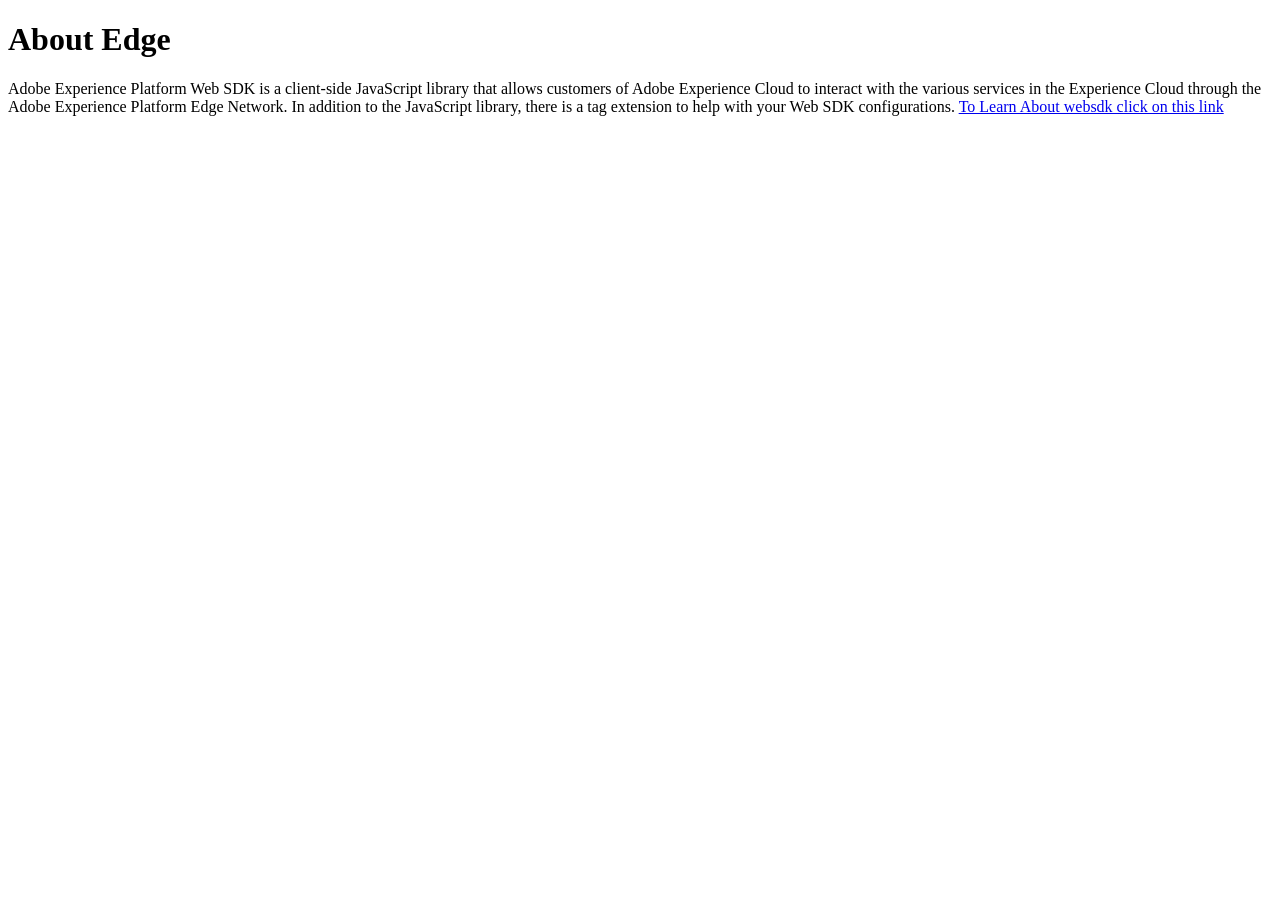
<file: about.html>
<!doctype html>
<html lang="en">

<head>
	<title>About Page</title>


	<!-- Adobe: Start Scripts-->
	<!--/Preconnect and DNS-Prefetch-->
	<!--Data Layer to enable rich data collection and targeting-->
	<!--/Data Layer-->
	<script src="project.js"></script>
	<script>
		let pageName = document.location.pathname.split('/')[1];
		window.adobeDataLayer = window.adobeDataLayer || [];
		window.adobeDataLayer.push({
			"event": "Page Loaded",
			"xdm": {
				"web": {
					"webPageDetails": {
						"siteSection": "about page", //home is for the root directory
						"language": "en",
						"pageType": "about-page", //the template name or id
						"pageName": pageName,
						"ErrorPage": "", // incase of 404 error page only
						"publishDate": "05/04/2023",
						"FPID":'6e63c702-9a45-410c-a106-7d1a5f392d9a'
					},
					"category": {
						"siteSection1": "",
						"siteSection2": "",
						"siteSection3": "",


					}
				}
			}
		});
	</script>
	<!--Launch Header Embed Code: REPLACE THE NEXT LINE WITH THE EMBED CODE FROM YOUR OWN DEVELOPMENT ENVIRONMENT-->
	<script src="https://assets.adobedtm.com/22bf1a13013f/a7007d1e166c/launch-c10e8ccae2bc-development.min.js" async></script>
	<!--/Launch Header Embed Code-->
	<!-- Adobe: End Scripts-->
</head>

<body>
	<h1>About Edge</h1>
	Adobe Experience Platform Web SDK is a client-side JavaScript library that allows customers of Adobe Experience Cloud to interact with the various services in the Experience Cloud through the Adobe Experience Platform Edge Network. In addition to the JavaScript library, there is a tag extension to help with your Web SDK configurations.
  <a href="https://experienceleague.adobe.com/docs/experience-platform/edge/home.html?lang=en">To Learn About websdk click on this link</a>
  </body>

</html>
</file>
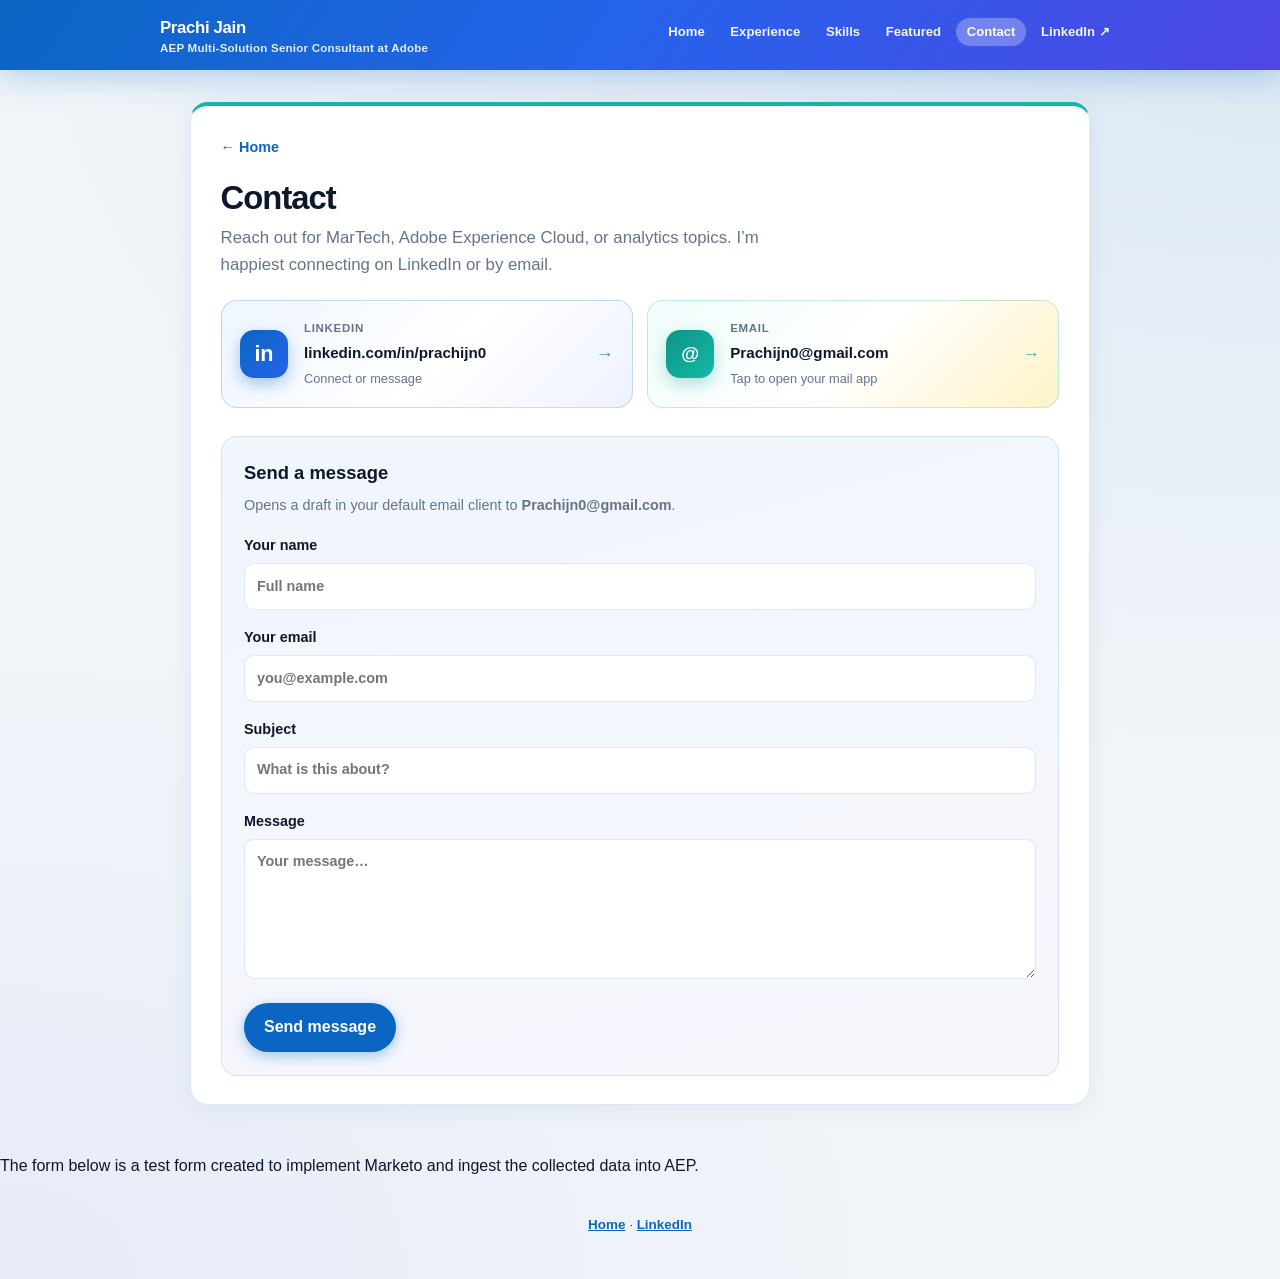
<file: linkedin-contact.html>
<!doctype html>
<html lang="en">
  <head>
    <meta charset="UTF-8" />
    <meta name="viewport" content="width=device-width, initial-scale=1.0" />
    <title>Contact | Prachi Jain</title>
    <link rel="stylesheet" href="linkedin-theme.css" />
    <script src="https://assets.adobedtm.com/22bf1a13013f/a7007d1e166c/launch-c10e8ccae2bc-development.min.js" async></script>
  </head>
  <body class="page-contact">
    <header class="site-header">
      <div class="inner">
        <a class="logo" href="linkedin-about.html">Prachi Jain <small>AEP Multi-Solution Senior Consultant at Adobe</small></a>
        <nav aria-label="Main">
          <ul class="nav">
            <li><a href="linkedin-about.html">Home</a></li>
            <li><a href="linkedin-experience.html">Experience</a></li>
            <li><a href="linkedin-skills.html">Skills</a></li>
            <li><a href="linkedin-projects.html">Featured</a></li>
            <li><a class="is-active" href="linkedin-contact.html">Contact</a></li>
            <li>
              <a href="https://www.linkedin.com/in/prachijn0/" target="_blank" rel="noreferrer">LinkedIn ↗</a>
            </li>
          </ul>
        </nav>
      </div>
    </header>

    <main class="container">
      <section class="content-card contact-page-card">
        <a class="back-link" href="linkedin-about.html">← Home</a>
        <h1>Contact</h1>
        <p class="contact-page-lead">
          Reach out for MarTech, Adobe Experience Cloud, or analytics topics. I&rsquo;m happiest connecting on LinkedIn
          or by email.
        </p>

        <div class="contact-channels">
          <a
            class="contact-channel contact-channel-linkedin"
            href="https://www.linkedin.com/in/prachijn0"
            target="_blank"
            rel="noreferrer"
          >
            <span class="contact-channel-icon" aria-hidden="true">in</span>
            <div class="contact-channel-body">
              <span class="contact-channel-label">LinkedIn</span>
              <span class="contact-channel-value">linkedin.com/in/prachijn0</span>
              <span class="contact-channel-hint">Connect or message</span>
            </div>
            <span class="contact-channel-arrow" aria-hidden="true">→</span>
          </a>

          <a class="contact-channel contact-channel-email" href="mailto:Prachijn0@gmail.com">
            <span class="contact-channel-icon contact-channel-icon-mail" aria-hidden="true">@</span>
            <div class="contact-channel-body">
              <span class="contact-channel-label">Email</span>
              <span class="contact-channel-value">Prachijn0@gmail.com</span>
              <span class="contact-channel-hint">Tap to open your mail app</span>
            </div>
            <span class="contact-channel-arrow" aria-hidden="true">→</span>
          </a>
        </div>

        <div class="contact-form-panel">
          <h2 class="contact-form-panel-title">Send a message</h2>
          <p class="contact-form-panel-sub">Opens a draft in your default email client to <strong>Prachijn0@gmail.com</strong>.</p>
          <form class="contact-form" action="mailto:Prachijn0@gmail.com" method="post" enctype="text/plain">
            <label>
              Your name
              <input type="text" name="name" required autocomplete="name" placeholder="Full name" />
            </label>
            <label>
              Your email
              <input type="email" name="email" required autocomplete="email" placeholder="you@example.com" />
            </label>
            <label>
              Subject
              <input type="text" name="subject" required placeholder="What is this about?" />
            </label>
            <label>
              Message
              <textarea name="message" required placeholder="Your message…"></textarea>
            </label>
            <button class="contact-submit" type="submit">Send message</button>
          </form>
        </div>
      </section>
    </main>
     <div class="test">The form below is a test form created to implement Marketo and ingest the collected data into AEP.</div>
    <script src="//demo.thatsit.work/js/forms2/js/forms2.min.js"></script> <form id="mktoForm_1047"></form> <script>MktoForms2.loadForm("//demo.thatsit.work", "105-CIN-805", 1047);</script>
    
    <footer class="site-footer">
      <p><a href="linkedin-about.html">Home</a> · <a href="https://www.linkedin.com/in/prachijn0/" target="_blank" rel="noreferrer">LinkedIn</a></p>
    </footer>
  </body>
</html>
</file>
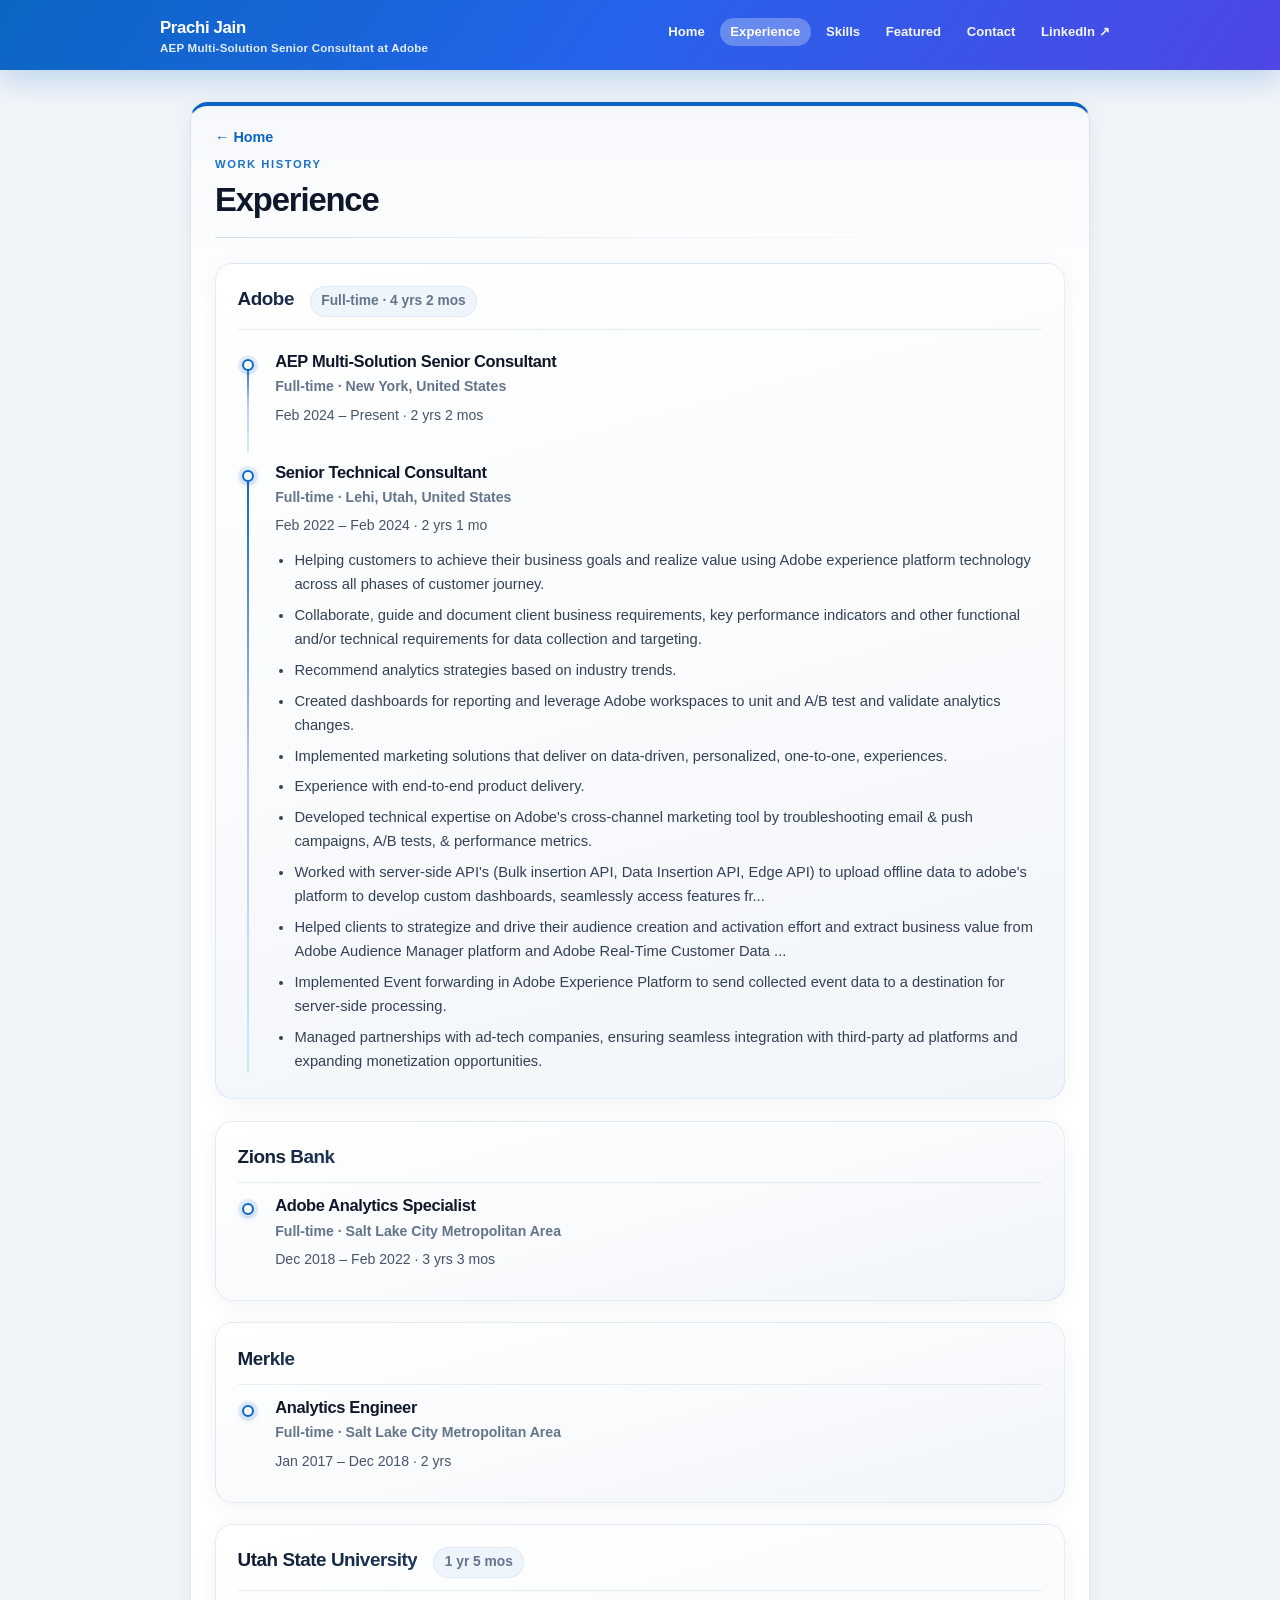
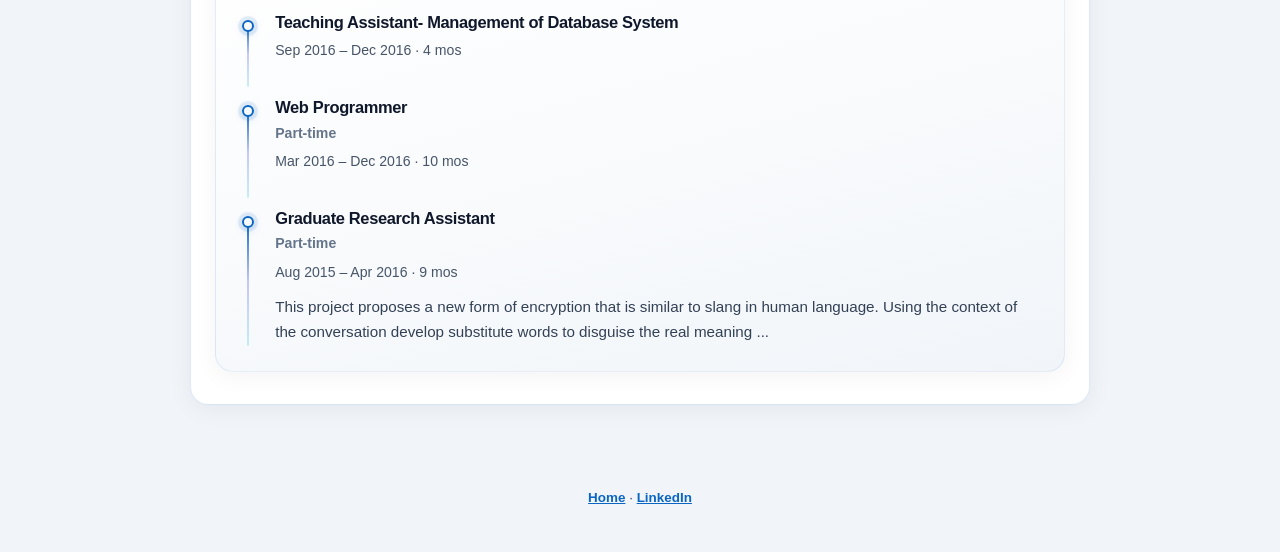
<file: linkedin-experience.html>
<!doctype html>
<html lang="en">
  <head>
    <meta charset="UTF-8" />
    <meta name="viewport" content="width=device-width, initial-scale=1.0" />
    <title>Experience | Prachi Jain</title>
    <link rel="stylesheet" href="linkedin-theme.css" />
    <script src="https://assets.adobedtm.com/22bf1a13013f/a7007d1e166c/launch-c10e8ccae2bc-development.min.js" async></script>
  </head>
  <body class="page-experience">
    <header class="site-header">
      <div class="inner">
        <a class="logo" href="linkedin-about.html">Prachi Jain <small>AEP Multi-Solution Senior Consultant at Adobe</small></a>
        <nav aria-label="Main">
          <ul class="nav">
            <li><a href="linkedin-about.html">Home</a></li>
            <li><a class="is-active" href="linkedin-experience.html">Experience</a></li>
            <li><a href="linkedin-skills.html">Skills</a></li>
            <li><a href="linkedin-projects.html">Featured</a></li>
            <li><a href="linkedin-contact.html">Contact</a></li>
            <li>
              <a href="https://www.linkedin.com/in/prachijn0/" target="_blank" rel="noreferrer">LinkedIn ↗</a>
            </li>
          </ul>
        </nav>
      </div>
    </header>

    <main class="container">
      <section class="content-card experience-page-card">
        <a class="back-link" href="linkedin-about.html">← Home</a>
        <header class="experience-page-hero">
          <p class="experience-page-kicker">Work history</p>
          <h1>Experience</h1>
        </header>

        <div id="experience-mount" class="experience-mount"></div>
      </section>
    </main>

    <footer class="site-footer">
      <p><a href="linkedin-about.html">Home</a> · <a href="https://www.linkedin.com/in/prachijn0/" target="_blank" rel="noreferrer">LinkedIn</a></p>
    </footer>

    <script src="profile-content.js"></script>
  </body>
</html>
</file>
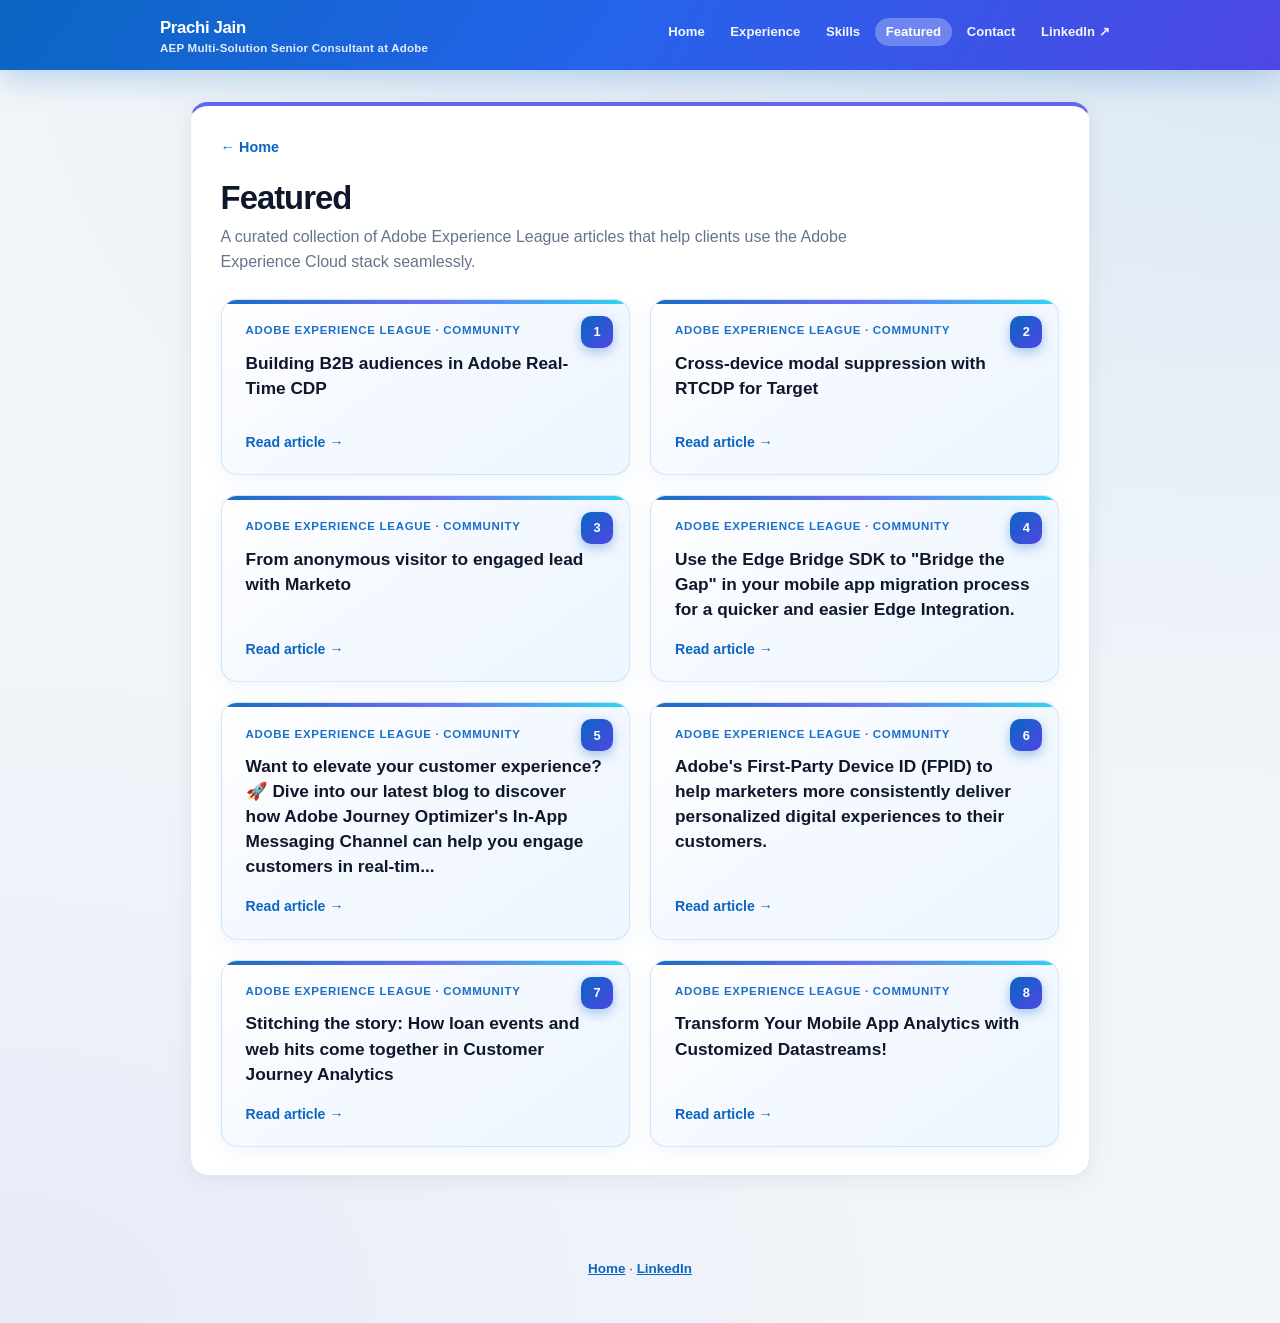
<file: linkedin-projects.html>
<!doctype html>
<html lang="en">
  <head>
    <meta charset="UTF-8" />
    <meta name="viewport" content="width=device-width, initial-scale=1.0" />
    <title>Featured | Prachi Jain</title>
    <link rel="stylesheet" href="linkedin-theme.css" />
    <script src="https://assets.adobedtm.com/22bf1a13013f/a7007d1e166c/launch-c10e8ccae2bc-development.min.js" async></script>
  </head>
  <body class="page-featured">
    <header class="site-header">
      <div class="inner">
        <a class="logo" href="linkedin-about.html">Prachi Jain <small>AEP Multi-Solution Senior Consultant at Adobe</small></a>
        <nav aria-label="Main">
          <ul class="nav">
            <li><a href="linkedin-about.html">Home</a></li>
            <li><a href="linkedin-experience.html">Experience</a></li>
            <li><a href="linkedin-skills.html">Skills</a></li>
            <li><a class="is-active" href="linkedin-projects.html">Featured</a></li>
            <li><a href="linkedin-contact.html">Contact</a></li>
            <li>
              <a href="https://www.linkedin.com/in/prachijn0/" target="_blank" rel="noreferrer">LinkedIn ↗</a>
            </li>
          </ul>
        </nav>
      </div>
    </header>

    <main class="container">
      <section class="content-card featured-hero-card">
        <a class="back-link" href="linkedin-about.html">← Home</a>
        <h1>Featured</h1>
        <p class="featured-intro">
          A curated collection of Adobe Experience League articles that help clients use the Adobe Experience Cloud
          stack seamlessly.
        </p>

        <div class="featured-cards-grid" id="featured-mount"></div>
      </section>
    </main>

    <footer class="site-footer">
      <p><a href="linkedin-about.html">Home</a> · <a href="https://www.linkedin.com/in/prachijn0/" target="_blank" rel="noreferrer">LinkedIn</a></p>
    </footer>

    <script src="profile-content.js"></script>
    <script>
      // Keep this article visible even if the shared Featured renderer filters its list.
      document.addEventListener("DOMContentLoaded", function () {
        var root = document.getElementById("featured-mount");
        var url = "https://experienceleaguecommunities.adobe.com/adobe-analytics-3/unlock-the-power-of-custom-datastreams-for-your-mobile-apps-elevate-your-data-collection-strategy-12783";
        if (!root || root.querySelector('a[href="' + url + '"]')) return;

        var card = document.createElement("a");
        card.className = "featured-card";
        card.href = url;
        card.target = "_blank";
        card.rel = "noreferrer";
        card.innerHTML =
          '<span class="featured-card-num" aria-hidden="true">' + (root.children.length + 1) + '</span>' +
          '<span class="featured-card-kicker">Adobe Experience League · Community</span>' +
          '<h3 class="featured-card-title">Transform Your Mobile App Analytics with Customized Datastreams!</h3>' +
          '<span class="featured-card-cta">Read article <span aria-hidden="true">→</span></span>';
        root.appendChild(card);
      });
    </script>
  </body>
</html>
</file>
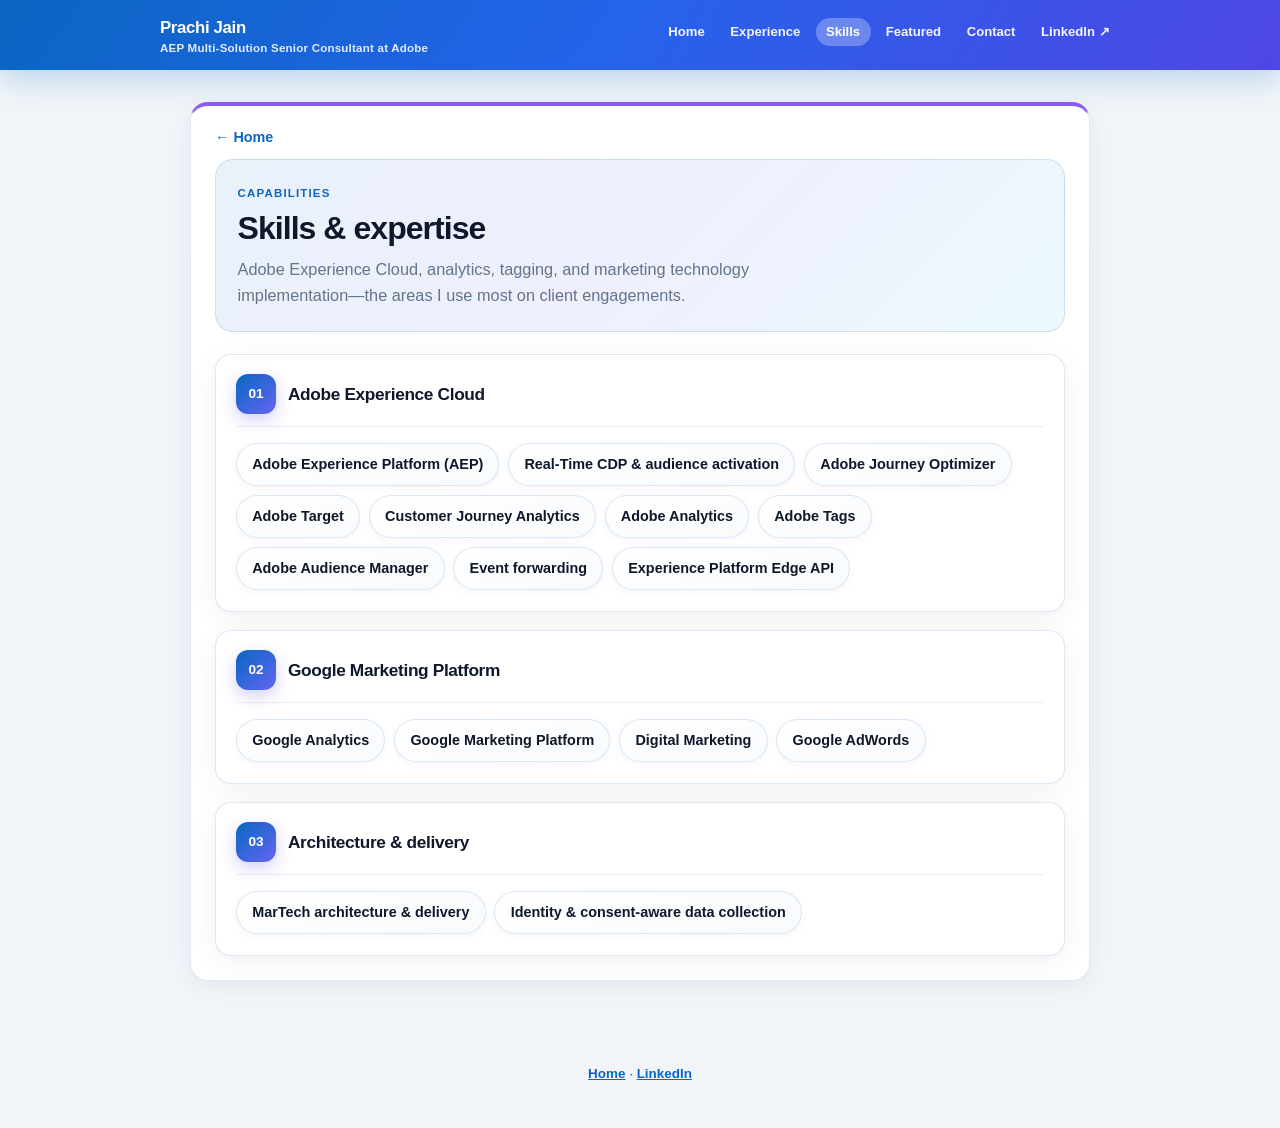
<file: linkedin-skills.html>
<!doctype html>
<html lang="en">
  <head>
    <meta charset="UTF-8" />
    <meta name="viewport" content="width=device-width, initial-scale=1.0" />
    <title>Skills | Prachi Jain</title>
    <link rel="stylesheet" href="linkedin-theme.css" />
    <script src="https://assets.adobedtm.com/22bf1a13013f/a7007d1e166c/launch-c10e8ccae2bc-development.min.js" async></script>
  </head>
  <body class="page-skills">
    <header class="site-header">
      <div class="inner">
        <a class="logo" href="linkedin-about.html">Prachi Jain <small>AEP Multi-Solution Senior Consultant at Adobe</small></a>
        <nav aria-label="Main">
          <ul class="nav">
            <li><a href="linkedin-about.html">Home</a></li>
            <li><a href="linkedin-experience.html">Experience</a></li>
            <li><a class="is-active" href="linkedin-skills.html">Skills</a></li>
            <li><a href="linkedin-projects.html">Featured</a></li>
            <li><a href="linkedin-contact.html">Contact</a></li>
            <li>
              <a href="https://www.linkedin.com/in/prachijn0/" target="_blank" rel="noreferrer">LinkedIn ↗</a>
            </li>
          </ul>
        </nav>
      </div>
    </header>

    <main class="container">
      <section class="content-card skills-page-card skills-template-card">
        <a class="back-link" href="linkedin-about.html">← Home</a>

        <header class="skills-template-hero">
          <p class="skills-template-kicker">Capabilities</p>
          <h1>Skills &amp; expertise</h1>
          <p class="skills-template-lead">
            Adobe Experience Cloud, analytics, tagging, and marketing technology implementation&mdash;the areas I use
            most on client engagements.
          </p>
        </header>

        <div class="skill-category-card">
          <div class="skill-category-head">
            <span class="skill-category-badge" aria-hidden="true">01</span>
            <h2 class="skill-category-heading">Adobe Experience Cloud</h2>
          </div>
          <div class="skill-chips">
            <span class="skill-chip skill-chip-accent">Adobe Experience Platform (AEP)</span>
            <span class="skill-chip">Real-Time CDP &amp; audience activation</span>
            <span class="skill-chip">Adobe Journey Optimizer</span>
            <span class="skill-chip">Adobe Target</span>
            <span class="skill-chip">Customer Journey Analytics</span>
            <span class="skill-chip">Adobe Analytics</span>
            <span class="skill-chip">Adobe Tags</span>
            <span class="skill-chip">Adobe Audience Manager</span>
            <span class="skill-chip">Event forwarding</span>
            <span class="skill-chip skill-chip-accent">Experience Platform Edge API</span>
          </div>
        </div>

        <div class="skill-category-card">
          <div class="skill-category-head">
            <span class="skill-category-badge" aria-hidden="true">02</span>
            <h2 class="skill-category-heading">Google Marketing Platform</h2>
          </div>
          <div class="skill-chips">
            <span class="skill-chip">Google Analytics</span>
            <span class="skill-chip">Google Marketing Platform</span>
            <span class="skill-chip">Digital Marketing</span>
            <span class="skill-chip">Google AdWords</span>
          </div>
        </div>

        <div class="skill-category-card">
          <div class="skill-category-head">
            <span class="skill-category-badge" aria-hidden="true">03</span>
            <h2 class="skill-category-heading">Architecture &amp; delivery</h2>
          </div>
          <div class="skill-chips">
            <span class="skill-chip">MarTech architecture &amp; delivery</span>
            <span class="skill-chip">Identity &amp; consent-aware data collection</span>
          </div>
        </div>
      </section>
    </main>

    <footer class="site-footer">
      <p><a href="linkedin-about.html">Home</a> · <a href="https://www.linkedin.com/in/prachijn0/" target="_blank" rel="noreferrer">LinkedIn</a></p>
    </footer>
  </body>
</html>
</file>
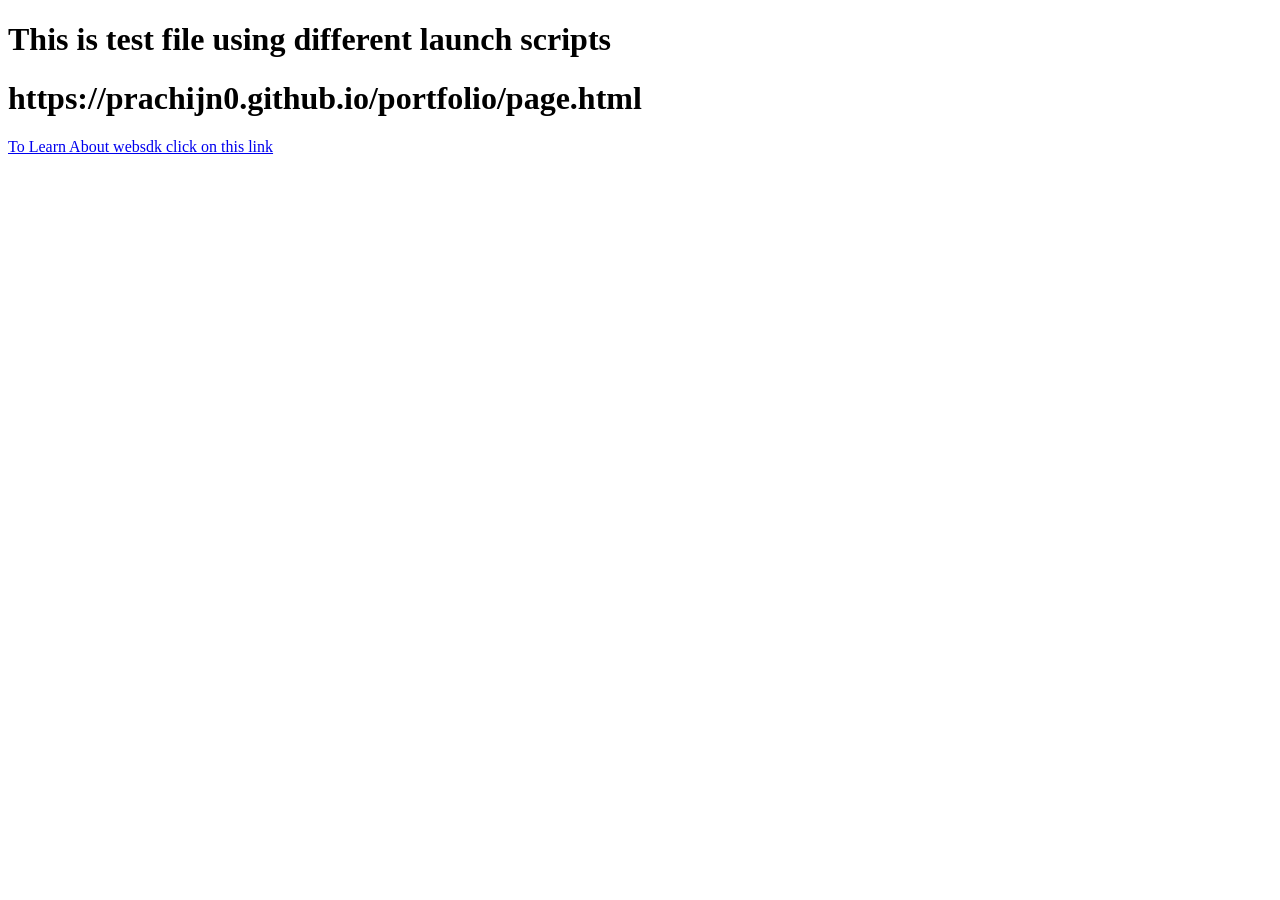
<file: page.html>
<!doctype html>
<html lang="en">

<head>
	<title>About Page</title>


	<!-- Adobe: Start Scripts-->
	<!--/Preconnect and DNS-Prefetch-->
	<!--Data Layer to enable rich data collection and targeting-->
	<!--/Data Layer-->
	<script src="project.js"></script>
	<script>
		let pageName = document.location.pathname.split('/')[1];
		window.adobeDataLayer = window.adobeDataLayer || [];
		
	</script>
	<!--Launch Header Embed Code: REPLACE THE NEXT LINE WITH THE EMBED CODE FROM YOUR OWN DEVELOPMENT ENVIRONMENT-->
	<script src="https://assets.adobedtm.com/22bf1a13013f/a7007d1e166c/launch-c10e8ccae2bc-development.min.js" async></script>

	<!--/Launch Header Embed Code-->
	<!-- Adobe: End Scripts-->
</head>

<body>
	<h1>This is test file using different launch scripts</h1>
	<h1>https://prachijn0.github.io/portfolio/page.html</h1>
  <a href="https://experienceleague.adobe.com/docs/experience-platform/edge/home.html?lang=en">To Learn About websdk click on this link</a>
  </body>

</html>
</file>
<file: linkedin-theme.css>
:root {
  --li-blue: #0a66c2;
  --li-blue-dark: #004182;
  --accent: #6366f1;
  --bg: #f1f5f9;
  --surface: #ffffff;
  --text: #0f172a;
  --muted: #64748b;
  --border: rgba(10, 102, 194, 0.14);
  --radius: 18px;
  --shadow: 0 4px 24px rgba(15, 23, 42, 0.06);
  --shadow-hover: 0 12px 40px rgba(15, 23, 42, 0.1);
  --gradient-nav: linear-gradient(125deg, #0a66c2 0%, #2563eb 48%, #4f46e5 100%);
}

*,
*::before,
*::after {
  box-sizing: border-box;
}

html {
  scroll-behavior: smooth;
}

body {
  margin: 0;
  font-family: Inter, -apple-system, BlinkMacSystemFont, "Segoe UI", Roboto, sans-serif;
  background: var(--bg);
  background-image: radial-gradient(ellipse 100% 60% at 100% 0%, rgba(10, 102, 194, 0.09), transparent),
    radial-gradient(ellipse 70% 50% at 0% 100%, rgba(99, 102, 241, 0.07), transparent);
  color: var(--text);
  min-height: 100vh;
  line-height: 1.65;
}

.site-header {
  background: var(--gradient-nav);
  color: #fff;
  padding: 0.85rem 0;
  box-shadow: 0 8px 32px rgba(10, 102, 194, 0.25);
  position: sticky;
  top: 0;
  z-index: 50;
}

.site-header .inner {
  width: min(960px, 92vw);
  margin: 0 auto;
  display: flex;
  flex-wrap: wrap;
  align-items: center;
  justify-content: space-between;
  gap: 0.85rem;
}

.logo {
  font-weight: 800;
  font-size: 1.05rem;
  letter-spacing: -0.02em;
  color: #fff;
  text-decoration: none;
}

.logo small {
  display: block;
  font-weight: 600;
  font-size: clamp(0.62rem, 1.65vw, 0.72rem);
  line-height: 1.35;
  opacity: 0.88;
  letter-spacing: 0.02em;
  max-width: 22rem;
}

.nav {
  display: flex;
  flex-wrap: wrap;
  gap: 0.3rem;
  list-style: none;
  margin: 0;
  padding: 0;
  justify-content: flex-end;
}

.nav a {
  color: rgba(255, 255, 255, 0.94);
  text-decoration: none;
  font-weight: 600;
  font-size: 0.82rem;
  padding: 0.4rem 0.65rem;
  border-radius: 999px;
  transition: background 0.2s ease, color 0.2s ease;
}

.nav a:hover,
.nav a:focus-visible {
  background: rgba(255, 255, 255, 0.2);
  outline: none;
}

.nav a.is-active {
  background: rgba(255, 255, 255, 0.28);
  color: #fff;
}

main.container {
  width: min(900px, 92vw);
  margin: 2rem auto 3rem;
}

.content-card {
  background: var(--surface);
  border-radius: var(--radius);
  padding: 1.75rem 1.85rem;
  box-shadow: var(--shadow);
  border: 1px solid var(--border);
  border-top: 4px solid var(--li-blue);
}

.back-link {
  display: inline-flex;
  align-items: center;
  gap: 0.35rem;
  margin-bottom: 1.1rem;
  color: var(--li-blue);
  text-decoration: none;
  font-weight: 600;
  font-size: 0.9rem;
}

.back-link:hover {
  text-decoration: underline;
}

h1 {
  font-size: clamp(1.55rem, 4vw, 2.05rem);
  margin: 0 0 0.5rem;
  letter-spacing: -0.03em;
  line-height: 1.2;
}

h2 {
  font-size: 1.08rem;
  margin: 1.35rem 0 0.5rem;
  color: var(--text);
}

h3 {
  font-size: 1rem;
  margin: 0 0 0.35rem;
  color: var(--text);
}

.kicker {
  color: var(--li-blue);
  font-weight: 700;
  font-size: 0.78rem;
  text-transform: uppercase;
  letter-spacing: 0.08em;
  margin: 0;
}

.headline {
  color: var(--muted);
  margin: 0 0 1rem;
  font-size: 1.05rem;
  line-height: 1.55;
}

p {
  margin: 0.65rem 0;
  color: #334155;
}

ul {
  margin: 0.5rem 0;
  padding-left: 1.2rem;
  color: #334155;
}

li {
  margin-bottom: 0.4rem;
}

.page-grid {
  display: grid;
  grid-template-columns: repeat(auto-fill, minmax(168px, 1fr));
  gap: 0.75rem;
  margin-top: 1rem;
}

.page-card {
  display: block;
  text-decoration: none;
  border: 1px solid var(--border);
  border-radius: 14px;
  padding: 1rem;
  background: linear-gradient(165deg, #fff 0%, #f8fafc 100%);
  transition: transform 0.2s ease, box-shadow 0.2s ease;
  color: inherit;
}

.page-card:hover {
  transform: translateY(-3px);
  box-shadow: var(--shadow-hover);
}

.page-card strong {
  display: block;
  color: var(--text);
  margin-bottom: 0.3rem;
  font-size: 0.98rem;
}

.page-card span {
  font-size: 0.82rem;
  color: var(--muted);
  line-height: 1.4;
}

.btn-row {
  display: flex;
  flex-wrap: wrap;
  gap: 0.65rem;
  margin-top: 1.35rem;
}

.btn {
  display: inline-block;
  padding: 0.68rem 1.15rem;
  border-radius: 999px;
  font-weight: 700;
  text-decoration: none;
  font-size: 0.9rem;
  transition: background 0.2s ease, transform 0.15s ease;
}

.btn:active {
  transform: scale(0.98);
}

.btn-primary {
  background: var(--li-blue);
  color: #fff;
  box-shadow: 0 4px 14px rgba(10, 102, 194, 0.35);
}

.btn-primary:hover {
  background: var(--li-blue-dark);
}

.btn-ghost {
  background: #fff;
  color: var(--text);
  border: 1px solid var(--border);
}

.btn-ghost:hover {
  border-color: var(--li-blue);
  color: var(--li-blue);
}

.note {
  margin-top: 1.35rem;
  padding: 1rem 1.15rem;
  background: linear-gradient(135deg, rgba(10, 102, 194, 0.07), rgba(99, 102, 241, 0.06));
  border-radius: 14px;
  font-size: 0.88rem;
  color: var(--muted);
  border: 1px solid var(--border);
}

.item,
.project,
.link-item {
  border: 1px solid var(--border);
  border-radius: 14px;
  padding: 1rem 1.1rem;
  margin-top: 0.85rem;
  background: linear-gradient(180deg, #fff, #fafbfc);
}

.skills-grid {
  display: grid;
  grid-template-columns: repeat(auto-fill, minmax(210px, 1fr));
  gap: 0.65rem;
  margin-top: 0.85rem;
}

.skill {
  margin: 0;
  font-weight: 600;
  font-size: 0.88rem;
  color: var(--text);
  border: 1px solid var(--border);
  border-radius: 12px;
  padding: 0.75rem 0.9rem;
  background: #fff;
}

.links {
  margin-top: 0.9rem;
  display: grid;
  gap: 0.65rem;
}

.link-item a {
  color: var(--li-blue);
  font-weight: 600;
  word-break: break-all;
}

.site-footer {
  text-align: center;
  padding: 1.5rem 1rem 2rem;
  color: var(--muted);
  font-size: 0.84rem;
}

.site-footer a {
  color: var(--li-blue);
  font-weight: 600;
}

.profile-photo-wrap {
  width: 120px;
  height: 120px;
  border-radius: 50%;
  overflow: hidden;
  margin-bottom: 1.1rem;
  border: 4px solid rgba(10, 102, 194, 0.2);
  box-shadow: 0 10px 28px rgba(10, 102, 194, 0.25);
  flex-shrink: 0;
}

.profile-photo-wrap img {
  width: 100%;
  height: 100%;
  object-fit: cover;
  display: block;
}

.profile-hero-row {
  display: flex;
  gap: 1.25rem;
  align-items: flex-start;
  flex-wrap: wrap;
}

.profile-hero-text {
  flex: 1;
  min-width: 200px;
}

.section-title {
  font-size: 1.15rem;
  margin: 1.5rem 0 0.75rem;
  letter-spacing: -0.02em;
}

.featured-grid,
.blog-grid {
  display: grid;
  grid-template-columns: repeat(auto-fill, minmax(260px, 1fr));
  gap: 1rem;
  margin-top: 0.75rem;
}

.feature-card,
.blog-card {
  display: block;
  text-decoration: none;
  color: inherit;
  border: 1px solid var(--border);
  border-radius: 14px;
  padding: 1.1rem 1.15rem;
  background: linear-gradient(165deg, #fff 0%, #f8fafc 100%);
  transition: transform 0.2s ease, box-shadow 0.2s ease;
  border-left: 4px solid var(--li-blue);
}

.feature-card:hover,
.blog-card:hover {
  transform: translateY(-2px);
  box-shadow: var(--shadow-hover);
}

.feature-card h3,
.blog-card h3 {
  margin: 0 0 0.4rem;
  font-size: 1.02rem;
  color: var(--text);
}

.feature-card p,
.blog-card p {
  margin: 0;
  font-size: 0.88rem;
  color: var(--muted);
  line-height: 1.5;
}

.feature-card .card-cta,
.blog-card .card-cta {
  display: inline-block;
  margin-top: 0.65rem;
  font-size: 0.82rem;
  font-weight: 700;
  color: var(--li-blue);
}

.lead {
  font-size: 1.05rem;
  color: #334155;
  line-height: 1.7;
}

.contact-form {
  display: grid;
  gap: 1rem;
  margin-top: 1.1rem;
}

.contact-form label {
  font-weight: 600;
  font-size: 0.9rem;
  color: var(--text);
}

.contact-form input,
.contact-form textarea {
  width: 100%;
  margin-top: 0.35rem;
  padding: 0.65rem 0.75rem;
  border: 1px solid var(--border);
  border-radius: 10px;
  font: inherit;
}

.contact-form textarea {
  min-height: 140px;
  resize: vertical;
}

.contact-submit {
  border: 0;
  border-radius: 999px;
  padding: 0.72rem 1.25rem;
  font: inherit;
  font-weight: 700;
  background: var(--li-blue);
  color: #fff;
  cursor: pointer;
  justify-self: start;
  box-shadow: 0 4px 14px rgba(10, 102, 194, 0.35);
}

.contact-submit:hover {
  background: var(--li-blue-dark);
}

.content-card code {
  font-size: 0.88em;
  background: rgba(10, 102, 194, 0.08);
  padding: 0.12em 0.4em;
  border-radius: 6px;
  font-family: ui-monospace, monospace;
}

.job-meta {
  margin: 0.25rem 0 0;
  color: var(--muted);
  font-size: 0.92rem;
  font-weight: 600;
}

.job-dates {
  margin: 0.35rem 0 0.65rem;
  color: var(--muted);
  font-size: 0.88rem;
}

.job-description {
  margin: 0.5rem 0;
  color: #334155;
  font-size: 0.95rem;
}

.job-bullets {
  margin: 0.65rem 0 0;
  padding-left: 1.2rem;
  color: #334155;
  font-size: 0.92rem;
}

.job-bullets li {
  margin-bottom: 0.4rem;
}

.job-meta-inline {
  margin: 0.15rem 0 0;
  font-size: 0.88rem;
  font-weight: 600;
}

.job-location {
  margin: 0.2rem 0 0;
  color: var(--muted);
  font-size: 0.88rem;
}

.job-role-badge {
  margin: 0.5rem 0 0;
  display: inline-block;
  font-size: 0.72rem;
  font-weight: 800;
  text-transform: uppercase;
  letter-spacing: 0.06em;
  padding: 0.3rem 0.55rem;
  border-radius: 8px;
  background: linear-gradient(135deg, rgba(10, 102, 194, 0.12), rgba(99, 102, 241, 0.1));
  color: var(--li-blue-dark);
  border: 1px solid rgba(10, 102, 194, 0.2);
}

.page-experience {
  background-image: radial-gradient(ellipse 80% 45% at 15% 0%, rgba(10, 102, 194, 0.1), transparent),
    radial-gradient(ellipse 70% 50% at 100% 40%, rgba(14, 165, 233, 0.08), transparent), var(--bg);
}

.experience-page-card {
  padding: 0;
  overflow: hidden;
  border-top: 4px solid #0a66c2;
  background: linear-gradient(180deg, rgba(248, 250, 252, 0.65) 0%, #fff 14rem);
}

.experience-page-card .back-link {
  margin: 1.25rem 1.5rem 0;
}

.experience-page-hero {
  padding: 0.25rem 1.5rem 1.4rem;
  position: relative;
}

.experience-page-hero::after {
  content: "";
  display: block;
  margin-top: 1.15rem;
  height: 1px;
  background: linear-gradient(90deg, rgba(10, 102, 194, 0.2), rgba(99, 102, 241, 0.08), transparent);
  border-radius: 1px;
}

.experience-page-kicker {
  margin: 0;
  font-size: 0.7rem;
  font-weight: 800;
  text-transform: uppercase;
  letter-spacing: 0.14em;
  color: var(--li-blue);
  opacity: 0.92;
}

.experience-page-hero h1 {
  margin: 0.4rem 0 0;
  font-size: clamp(1.7rem, 4.2vw, 2.05rem);
  letter-spacing: -0.035em;
  font-weight: 800;
  color: var(--text);
}

.experience-mount {
  padding: 0.15rem 1.5rem 2rem;
  display: flex;
  flex-direction: column;
  gap: 1.35rem;
}

.experience-company {
  margin: 0;
  padding: 1.2rem 1.35rem 1.15rem;
  border-radius: 18px;
  background: linear-gradient(165deg, #ffffff 0%, #f8fafc 55%, #f1f5f9 100%);
  border: 1px solid rgba(10, 102, 194, 0.1);
  box-shadow: 0 4px 24px rgba(15, 23, 42, 0.05), 0 1px 0 rgba(255, 255, 255, 0.9) inset;
  transition: box-shadow 0.25s ease, border-color 0.25s ease;
}

.experience-company:hover {
  border-color: rgba(10, 102, 194, 0.16);
  box-shadow: 0 12px 40px rgba(10, 102, 194, 0.08), 0 1px 0 rgba(255, 255, 255, 0.95) inset;
}

.experience-company-head {
  display: flex;
  flex-wrap: wrap;
  align-items: baseline;
  gap: 0.45rem 1rem;
  margin-bottom: 0.75rem;
  padding-bottom: 0.75rem;
  border-bottom: 1px solid rgba(10, 102, 194, 0.1);
}

.experience-company-head h2 {
  margin: 0;
  font-size: 1.18rem;
  font-weight: 800;
  letter-spacing: -0.025em;
  color: var(--text);
  background: linear-gradient(135deg, #0f172a 0%, #1e3a5f 100%);
  -webkit-background-clip: text;
  background-clip: text;
  color: transparent;
}

@supports not (background-clip: text) {
  .experience-company-head h2 {
    color: var(--text);
  }
}

.experience-company-duration {
  margin: 0;
  font-size: 0.86rem;
  font-weight: 600;
  color: var(--muted);
  padding: 0.2rem 0.65rem;
  border-radius: 999px;
  background: rgba(10, 102, 194, 0.06);
  border: 1px solid rgba(10, 102, 194, 0.08);
}

.experience-role-stack {
  display: flex;
  flex-direction: column;
  gap: 0;
}

.experience-role {
  position: relative;
  display: grid;
  grid-template-columns: 1.35rem 1fr;
  gap: 0.7rem 1rem;
  padding: 0.55rem 0 1rem;
}

.experience-role:last-child {
  padding-bottom: 0;
}

.experience-role-rail {
  position: relative;
  display: flex;
  justify-content: center;
  padding-top: 0.5rem;
}

.experience-role-rail::before {
  content: "";
  position: absolute;
  top: 0.6rem;
  bottom: -0.9rem;
  left: 50%;
  width: 2px;
  margin-left: -1px;
  background: linear-gradient(180deg, #0a66c2, rgba(99, 102, 241, 0.35), rgba(6, 182, 212, 0.2));
  border-radius: 2px;
}

.experience-role:last-child .experience-role-rail::before {
  bottom: 0.4rem;
}

.experience-role-dot {
  position: relative;
  z-index: 1;
  width: 12px;
  height: 12px;
  border-radius: 50%;
  background: linear-gradient(145deg, #fff, #f1f5f9);
  border: 2px solid #0a66c2;
  box-shadow: 0 0 0 4px rgba(10, 102, 194, 0.1), 0 2px 8px rgba(10, 102, 194, 0.2);
}

.experience-role-body h3 {
  margin: 0;
  font-size: 1.03rem;
  font-weight: 700;
  letter-spacing: -0.022em;
  color: var(--text);
  line-height: 1.32;
}

.experience-role-body .job-dates {
  margin-top: 0.32rem;
  font-weight: 500;
  color: #475569;
}

.experience-company-single .experience-company-head {
  margin-bottom: 0.5rem;
  padding-bottom: 0.65rem;
}

.experience-company-single .experience-role {
  padding-top: 0.25rem;
}

.experience-company-single .experience-role-rail::before {
  display: none;
}

.page-featured .featured-hero-card {
  border-top-color: #6366f1;
}

.featured-intro {
  margin: 0.35rem 0 0;
  color: var(--muted);
  font-size: 1rem;
  line-height: 1.55;
  max-width: 42rem;
}

.featured-cards-grid {
  display: grid;
  grid-template-columns: 1fr;
  gap: 1.15rem;
  margin-top: 1.5rem;
}

@media (min-width: 720px) {
  .featured-cards-grid {
    grid-template-columns: repeat(2, 1fr);
    gap: 1.25rem;
  }
}

.featured-card {
  position: relative;
  display: flex;
  flex-direction: column;
  align-items: flex-start;
  text-decoration: none;
  color: inherit;
  padding: 1.35rem 1.35rem 1.25rem 1.5rem;
  min-height: 11rem;
  border-radius: 16px;
  border: 1px solid var(--border);
  background: linear-gradient(145deg, #ffffff 0%, #f4f8ff 48%, #eef6ff 100%);
  box-shadow: 0 4px 20px rgba(10, 102, 194, 0.07);
  transition: transform 0.22s ease, box-shadow 0.22s ease, border-color 0.22s ease;
  overflow: hidden;
}

.featured-card::before {
  content: "";
  position: absolute;
  inset: 0 0 auto 0;
  height: 4px;
  background: linear-gradient(90deg, #0a66c2, #6366f1, #22d3ee);
  opacity: 0.95;
}

.featured-card:hover {
  transform: translateY(-4px);
  box-shadow: 0 16px 40px rgba(37, 99, 235, 0.14);
  border-color: rgba(10, 102, 194, 0.28);
}

.featured-card:focus-visible {
  outline: 2px solid var(--li-blue);
  outline-offset: 3px;
}

.featured-card-num {
  position: absolute;
  top: 1rem;
  right: 1rem;
  width: 2rem;
  height: 2rem;
  display: flex;
  align-items: center;
  justify-content: center;
  font-size: 0.8rem;
  font-weight: 800;
  color: #fff;
  background: linear-gradient(135deg, #0a66c2, #4f46e5);
  border-radius: 10px;
  box-shadow: 0 4px 12px rgba(10, 102, 194, 0.35);
}

.featured-card-kicker {
  font-size: 0.72rem;
  font-weight: 700;
  text-transform: uppercase;
  letter-spacing: 0.06em;
  color: var(--li-blue);
  margin: 0 2.75rem 0.65rem 0;
  opacity: 0.92;
}

.featured-card-title {
  margin: 0;
  font-size: clamp(0.98rem, 2.1vw, 1.08rem);
  font-weight: 700;
  line-height: 1.45;
  color: var(--text);
  flex: 1;
  padding-right: 0.25rem;
}

.featured-card-sub {
  margin: 0.5rem 0 0;
  font-size: 0.88rem;
  color: var(--muted);
  line-height: 1.5;
  flex: 1;
}

.featured-card-cta {
  margin-top: 1rem;
  font-size: 0.88rem;
  font-weight: 700;
  color: var(--li-blue);
  display: inline-flex;
  align-items: center;
  gap: 0.25rem;
}

.featured-card:hover .featured-card-cta {
  color: var(--li-blue-dark);
}

.cert-list {
  list-style: none;
  margin: 0.5rem 0 0;
  padding: 0;
}

.cert-row {
  border: 1px solid var(--border);
  border-radius: 12px;
  padding: 0.85rem 1rem;
  margin-bottom: 0.6rem;
  background: #fff;
  font-size: 0.92rem;
  color: #334155;
  line-height: 1.5;
}

.cert-placeholder {
  background: rgba(10, 102, 194, 0.04);
  color: var(--muted);
}

.cert-placeholder code {
  font-size: 0.85em;
}

.cert-show {
  display: inline-block;
  margin-left: 0.35rem;
  font-weight: 600;
  color: var(--li-blue);
  text-decoration: none;
}

.cert-show:hover {
  text-decoration: underline;
}

.about-page-card {
  border-top-color: #0ea5e9;
}

.about-prose {
  color: #334155;
  line-height: 1.72;
  margin: 0;
}

.about-page-card .lead {
  margin-top: 0.25rem;
}

.page-about {
  background-image: radial-gradient(ellipse 90% 50% at 50% -20%, rgba(14, 165, 233, 0.12), transparent),
    radial-gradient(ellipse 60% 40% at 100% 50%, rgba(99, 102, 241, 0.08), transparent), var(--bg);
}

.about-template-card {
  padding: 0;
  overflow: hidden;
  border-top: 4px solid #0ea5e9;
}

.about-template-card .back-link {
  margin: 1.25rem 1.5rem 0;
}

.about-template-hero {
  position: relative;
  margin: 0.5rem 1.25rem 0;
  border-radius: 20px;
  overflow: hidden;
}

.about-template-hero-bg {
  position: absolute;
  inset: 0;
  background: linear-gradient(125deg, #0a66c2 0%, #4f46e5 42%, #06b6d4 100%);
  opacity: 0.95;
}

.about-template-hero-bg::after {
  content: "";
  position: absolute;
  inset: 0;
  background: radial-gradient(circle at 85% 20%, rgba(255, 255, 255, 0.22), transparent 45%);
}

.about-template-hero-inner {
  position: relative;
  display: flex;
  flex-wrap: wrap;
  align-items: center;
  gap: 1.35rem;
  padding: 1.75rem 1.5rem 2rem;
  color: #fff;
}

.about-template-photo {
  flex-shrink: 0;
}

.about-template-photo img {
  display: block;
  width: 120px;
  height: 120px;
  border-radius: 50%;
  object-fit: cover;
  border: 4px solid rgba(255, 255, 255, 0.45);
  box-shadow: 0 12px 32px rgba(0, 0, 0, 0.2);
}

.about-template-kicker {
  margin: 0;
  font-size: 0.75rem;
  font-weight: 800;
  text-transform: uppercase;
  letter-spacing: 0.12em;
  opacity: 0.92;
}

.about-template-name {
  margin: 0.35rem 0 0.45rem;
  font-size: clamp(1.75rem, 4.5vw, 2.35rem);
  letter-spacing: -0.03em;
  line-height: 1.12;
  color: #fff;
}

.about-story-panel {
  position: relative;
  margin: 1.5rem 1.5rem 0;
  padding: 1.5rem 1.6rem 1.55rem 1.65rem;
  border-radius: 20px;
  background: linear-gradient(165deg, #ffffff 0%, #fafbfc 45%, #f4f7fb 100%);
  border: 1px solid rgba(10, 102, 194, 0.11);
  box-shadow: 0 12px 40px rgba(15, 23, 42, 0.06), 0 1px 0 rgba(255, 255, 255, 0.95) inset;
  overflow: hidden;
}

.about-story-panel::before {
  content: "";
  position: absolute;
  left: 0;
  top: 0;
  bottom: 0;
  width: 4px;
  border-radius: 20px 0 0 20px;
  background: linear-gradient(180deg, #0a66c2, #6366f1, #22d3ee);
}

.about-story-heading {
  margin: 0 0 1.1rem;
  font-size: 0.72rem;
  font-weight: 800;
  text-transform: uppercase;
  letter-spacing: 0.14em;
  color: var(--li-blue);
}

.about-story-body {
  max-width: 44rem;
}

.about-story-body .about-prose {
  margin: 0 0 1.05rem;
  font-size: 1.01rem;
  line-height: 1.72;
  color: #334155;
  letter-spacing: -0.012em;
}

.about-story-body .about-prose:last-child {
  margin-bottom: 0;
}

.about-certs-section {
  margin-top: 0.35rem;
  padding: 1.95rem 1.5rem 0.25rem;
  border-top: 1px solid rgba(10, 102, 194, 0.08);
}

.about-certs-heading {
  margin: 0 0 1rem;
  font-size: 1.1rem;
  font-weight: 800;
  letter-spacing: -0.02em;
  color: var(--text);
}

.about-cert-grid {
  display: grid;
  grid-template-columns: 1fr;
  gap: 0.85rem;
}

@media (min-width: 720px) {
  .about-cert-grid {
    grid-template-columns: repeat(3, 1fr);
    gap: 1rem;
    align-items: stretch;
  }
}

.about-cert-card {
  position: relative;
  display: flex;
  text-decoration: none;
  color: inherit;
  border-radius: 16px;
  background: #fff;
  border: 1px solid var(--border);
  box-shadow: 0 4px 20px rgba(15, 23, 42, 0.06);
  overflow: hidden;
  transition: border-color 0.2s ease, box-shadow 0.2s ease, transform 0.2s ease;
}

.about-cert-card:hover {
  border-color: rgba(10, 102, 194, 0.35);
  box-shadow: 0 10px 32px rgba(10, 102, 194, 0.12);
  transform: translateY(-2px);
}

.about-cert-accent {
  position: absolute;
  left: 0;
  top: 0;
  bottom: 0;
  width: 4px;
  background: linear-gradient(180deg, #0a66c2, #6366f1);
}

.about-cert-inner {
  padding: 1.15rem 1.2rem 1.2rem 1.4rem;
  display: flex;
  flex-direction: row;
  align-items: flex-start;
  justify-content: space-between;
  gap: 0.85rem;
  min-height: 100%;
}

.about-cert-title {
  margin: 0;
  font-size: 0.93rem;
  font-weight: 700;
  line-height: 1.45;
  color: var(--text);
  flex: 1;
  letter-spacing: -0.015em;
}

.about-cert-external {
  flex-shrink: 0;
  margin-top: 0.1rem;
  font-size: 1.05rem;
  font-weight: 600;
  line-height: 1;
  color: var(--li-blue);
  opacity: 0.28;
  transition: opacity 0.2s ease, transform 0.2s ease;
}

.about-cert-card:hover .about-cert-external {
  opacity: 0.85;
  transform: translate(1px, -1px);
}

.about-template-headline {
  margin: 0.5rem 0 0;
  font-size: clamp(0.86rem, 2.4vw, 0.95rem);
  line-height: 1.62;
  font-weight: 500;
  letter-spacing: 0.01em;
  color: rgba(255, 255, 255, 0.94);
  max-width: 42rem;
  text-wrap: pretty;
}

.about-template-actions {
  padding: 0.35rem 1.5rem 1.85rem;
  margin-top: 0.15rem;
}

.page-skills {
  background-image: radial-gradient(ellipse 80% 45% at 20% 0%, rgba(139, 92, 246, 0.11), transparent),
    radial-gradient(ellipse 70% 50% at 100% 30%, rgba(10, 102, 194, 0.08), transparent), var(--bg);
}

.page-skills .skills-page-card {
  border-top-color: #8b5cf6;
}

.skills-template-card {
  padding: 0;
  overflow: hidden;
  border-top: 4px solid #8b5cf6;
}

.skills-template-card .back-link {
  margin: 1.25rem 1.5rem 0;
}

.skills-template-hero {
  margin: 0.5rem 1.5rem 1.35rem;
  padding: 1.5rem 1.35rem 1.45rem;
  border-radius: 18px;
  background: linear-gradient(135deg, rgba(10, 102, 194, 0.09) 0%, rgba(99, 102, 241, 0.1) 50%, rgba(6, 182, 212, 0.08) 100%);
  border: 1px solid rgba(10, 102, 194, 0.15);
}

.skills-template-kicker {
  margin: 0;
  font-size: 0.72rem;
  font-weight: 800;
  text-transform: uppercase;
  letter-spacing: 0.1em;
  color: var(--li-blue);
}

.skills-template-hero h1 {
  margin: 0.4rem 0 0.5rem;
  font-size: clamp(1.55rem, 3.5vw, 2rem);
  letter-spacing: -0.03em;
  line-height: 1.2;
}

.skills-template-lead {
  margin: 0;
  color: var(--muted);
  font-size: 1.02rem;
  line-height: 1.6;
  max-width: 38rem;
}

.skill-category-card {
  margin: 0 1.5rem 1.1rem;
  padding: 1.2rem 1.25rem 1.3rem;
  border-radius: 16px;
  background: #fff;
  border: 1px solid var(--border);
  box-shadow: 0 6px 28px rgba(15, 23, 42, 0.06);
}

.skill-category-card:last-of-type {
  margin-bottom: 1.5rem;
}

.skill-category-head {
  display: flex;
  align-items: center;
  gap: 0.75rem;
  margin-bottom: 1rem;
  padding-bottom: 0.75rem;
  border-bottom: 1px solid rgba(10, 102, 194, 0.1);
}

.skill-category-badge {
  width: 2.5rem;
  height: 2.5rem;
  display: flex;
  align-items: center;
  justify-content: center;
  font-size: 0.85rem;
  font-weight: 800;
  color: #fff;
  background: linear-gradient(135deg, #0a66c2, #6366f1);
  border-radius: 12px;
  box-shadow: 0 6px 16px rgba(79, 70, 229, 0.25);
}

.skill-category-heading {
  margin: 0;
  font-size: 1.08rem;
  font-weight: 800;
  letter-spacing: -0.02em;
  color: var(--text);
}

.skills-template-card .skill-chips {
  margin: 0;
}

.skill-chip-accent {
  background: linear-gradient(165deg, #eff6ff 0%, #eef2ff 100%);
  border-color: rgba(10, 102, 194, 0.28);
  color: var(--li-blue-dark);
}

.skill-chip-accent:hover {
  border-color: var(--li-blue);
  color: var(--li-blue-dark);
}

.skill-category {
  margin-bottom: 1.65rem;
}

.skill-category:last-of-type {
  margin-bottom: 1rem;
}

.skill-category-title {
  margin: 0 0 0.75rem;
  font-size: 0.82rem;
  font-weight: 800;
  text-transform: uppercase;
  letter-spacing: 0.07em;
  color: var(--li-blue);
}

.skill-chips {
  display: flex;
  flex-wrap: wrap;
  gap: 0.55rem;
}

.skill-chip {
  display: inline-block;
  padding: 0.55rem 0.95rem;
  font-size: 0.9rem;
  font-weight: 600;
  color: var(--text);
  background: linear-gradient(165deg, #fff 0%, #f8fafc 100%);
  border: 1px solid var(--border);
  border-radius: 999px;
  box-shadow: 0 2px 10px rgba(15, 23, 42, 0.04);
  transition: transform 0.18s ease, box-shadow 0.18s ease, border-color 0.18s ease, color 0.18s ease;
}

.skill-chip:hover {
  transform: translateY(-2px);
  border-color: rgba(10, 102, 194, 0.35);
  box-shadow: 0 8px 22px rgba(37, 99, 235, 0.12);
  color: var(--li-blue-dark);
}

.page-contact .contact-page-card {
  border-top-color: #14b8a6;
}

.contact-page-lead {
  margin: 0.35rem 0 1.35rem;
  color: var(--muted);
  font-size: 1.05rem;
  line-height: 1.6;
  max-width: 36rem;
}

.contact-channels {
  display: grid;
  grid-template-columns: 1fr;
  gap: 0.85rem;
  margin-bottom: 1.75rem;
}

@media (min-width: 640px) {
  .contact-channels {
    grid-template-columns: 1fr 1fr;
  }
}

.contact-channel {
  display: flex;
  align-items: center;
  gap: 1rem;
  padding: 1.1rem 1.15rem;
  border-radius: 16px;
  text-decoration: none;
  color: inherit;
  border: 1px solid var(--border);
  transition: transform 0.2s ease, box-shadow 0.2s ease;
}

.contact-channel:hover {
  transform: translateY(-3px);
  box-shadow: 0 14px 36px rgba(15, 23, 42, 0.1);
}

.contact-channel-linkedin {
  background: linear-gradient(135deg, #eff6ff 0%, #fff 55%, #eef2ff 100%);
  border-color: rgba(10, 102, 194, 0.22);
}

.contact-channel-linkedin:hover {
  border-color: rgba(10, 102, 194, 0.45);
}

.contact-channel-email {
  background: linear-gradient(135deg, #f0fdfa 0%, #fff 50%, #fef3c7 100%);
  border-color: rgba(20, 184, 166, 0.25);
}

.contact-channel-email:hover {
  border-color: rgba(20, 184, 166, 0.45);
}

.contact-channel-icon {
  flex-shrink: 0;
  width: 3rem;
  height: 3rem;
  display: flex;
  align-items: center;
  justify-content: center;
  font-size: 1.35rem;
  font-weight: 900;
  color: #fff;
  background: linear-gradient(135deg, #0a66c2, #2563eb);
  border-radius: 14px;
  box-shadow: 0 6px 16px rgba(10, 102, 194, 0.35);
}

.contact-channel-icon-mail {
  font-size: 1.15rem;
  background: linear-gradient(135deg, #0d9488, #14b8a6);
  box-shadow: 0 6px 16px rgba(13, 148, 136, 0.3);
}

.contact-channel-body {
  flex: 1;
  min-width: 0;
  display: flex;
  flex-direction: column;
  gap: 0.15rem;
}

.contact-channel-label {
  font-size: 0.72rem;
  font-weight: 800;
  text-transform: uppercase;
  letter-spacing: 0.06em;
  color: var(--muted);
}

.contact-channel-value {
  font-weight: 700;
  font-size: 0.95rem;
  color: var(--text);
  word-break: break-word;
}

.contact-channel-hint {
  font-size: 0.8rem;
  color: var(--muted);
}

.contact-channel-arrow {
  flex-shrink: 0;
  font-size: 1.15rem;
  font-weight: 700;
  color: var(--li-blue);
  opacity: 0.7;
}

.contact-channel-email .contact-channel-arrow {
  color: #0d9488;
}

.contact-form-panel {
  padding: 1.35rem 1.4rem 1.45rem;
  border-radius: 16px;
  background: linear-gradient(165deg, rgba(10, 102, 194, 0.06) 0%, rgba(99, 102, 241, 0.05) 100%);
  border: 1px solid var(--border);
}

.contact-form-panel-title {
  margin: 0 0 0.35rem;
  font-size: 1.15rem;
}

.contact-form-panel-sub {
  margin: 0 0 1rem;
  font-size: 0.9rem;
  color: var(--muted);
}

.contact-form-panel .contact-form {
  margin-top: 0;
}

.contact-form-panel .contact-form input,
.contact-form-panel .contact-form textarea {
  background: #fff;
}

@media (max-width: 640px) {
  .site-header .inner {
    flex-direction: column;
    align-items: stretch;
  }

  .nav {
    justify-content: flex-start;
  }

  .content-card {
    padding: 1.35rem 1.2rem;
  }
}
</file>
